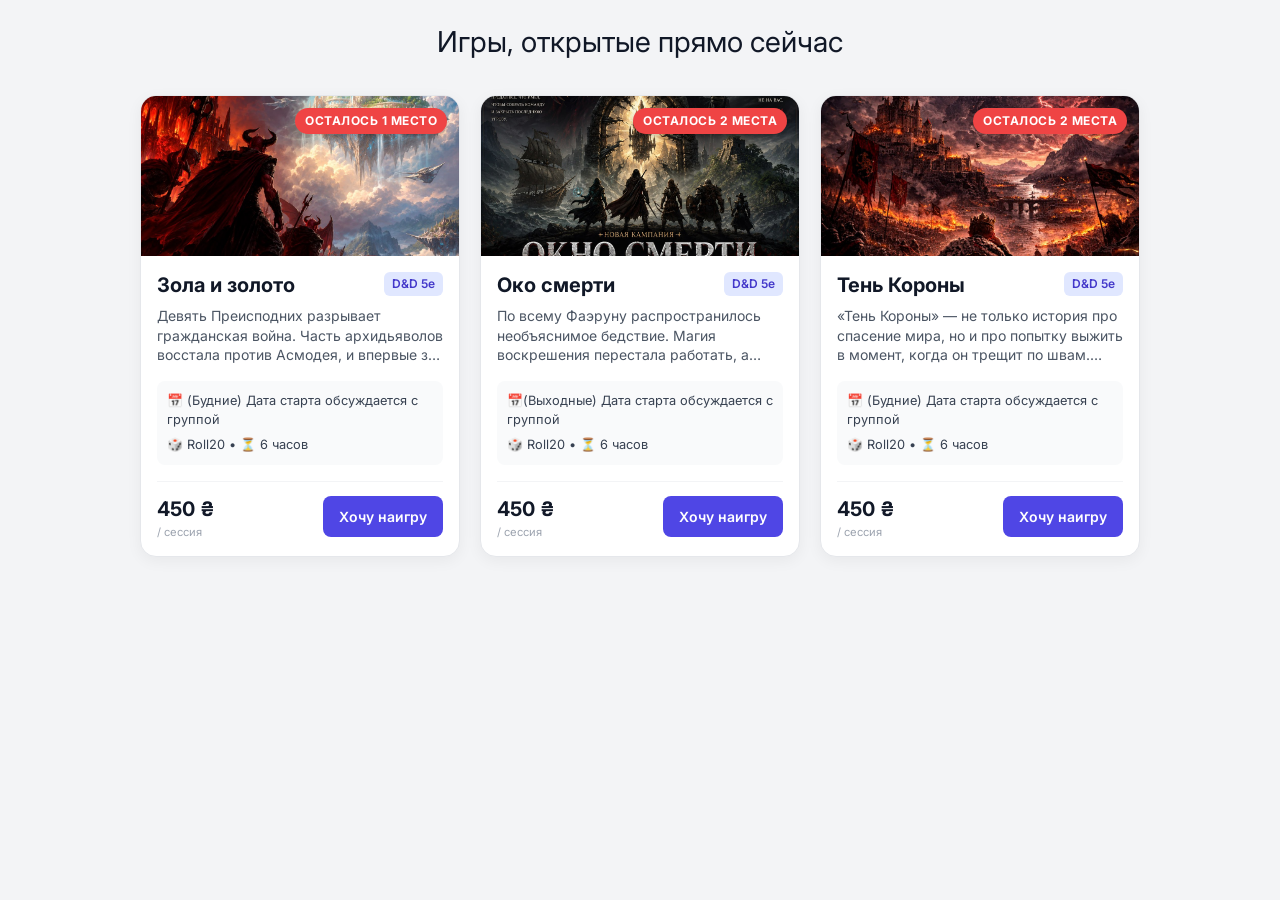
<file: index.html>
<html lang="ru">

<head>
    <meta charset="UTF-8">
    <meta name="viewport" content="width=device-width, initial-scale=1.0">
    <title>Карточки игр</title>
    <link rel="stylesheet" href="css/reset.css">
    <link rel="stylesheet" href="css/main.css">
</head>

<body>
    <header>
        <div></div>
    </header>

    <main>
        <h1 class="main-title">Игры, открытые прямо сейчас</h1>

        <div class="bulletin-board">
            <div class="game-card">

                <!-- Шапка с картинкой и бейджем -->
                <div class="game-card__image">
                    <span class="game-card__badge">Осталось 1 место</span>
                    <img src="./src/AshesAndGold.jpg" alt="Обложка игры">
                </div>

                <!-- Контентная часть -->
                <div class="game-card__content">
                    <div class="game-card__header">
                        <h2 class="game-card__name">Зола и золото</h2>
                        <span class="game-card__type">D&D 5e</span>
                    </div>

                    <p class="game-card__description">

                        Девять Преисподних разрывает гражданская война. Часть архидьяволов восстала против Асмодея, и
                        впервые за многие тысячелетия его власть оказалась под угрозой. И пока легионы сражаются в Аду,
                        война постепенно переходит на Материальный План.

                    </p>

                    <!-- Блок деталей (время, платформа, мастер) -->
                    <div class="game-card__details">
                        <div class="game-card__detail-item">
                            <span>📅 (Будние) Дата старта обсуждается с группой</span>
                        </div>
                        <div class="game-card__detail-item">
                            <span>🎲 Roll20 • ⏳ 6 часов</span>
                        </div>
                    </div>

                    <!-- Футер с ценой и кнопкой -->
                    <div class="game-card__footer">
                        <div class="game-card__price-box">
                            <span class="game-card__cost">450 ₴</span>
                            <span class="game-card__price-period">/ сессия</span>
                        </div>
                        <a href="https://t.me/timssl91"> <button type="button" class="game-card__buy">Хочу наигру</button></a>
                    </div>
                </div>

            </div>
            <div class="game-card">

                <!-- Шапка с картинкой и бейджем -->
                <div class="game-card__image">
                    <span class="game-card__badge">Осталось 2 места</span>
                    <img src="./src/TheEyeOfDeath.jpg" alt="Обложка игры">
                </div>

                <!-- Контентная часть -->
                <div class="game-card__content">
                    <div class="game-card__header">
                        <h2 class="game-card__name">Око смерти</h2>
                        <span class="game-card__type">D&D 5e</span>
                    </div>

                    <p class="game-card__description">

                        По всему Фаэруну распространилось необъяснимое бедствие. Магия воскрешения перестала работать, а
                        души умерших исчезают без следа. Пока королевства охвачены паникой, большинство видит лишь
                        надвигающуюся катастрофу. Но для знаменитого коллекционера приключений Элдрика Вандериса это —
                        шанс, который выпадает лишь раз за всю историю

                    </p>

                    <!-- Блок деталей (время, платформа, мастер) -->
                    <div class="game-card__details">
                        <div class="game-card__detail-item">
                            <span>📅(Выходные) Дата старта обсуждается с группой</span>
                        </div>
                        <div class="game-card__detail-item">
                            <span>🎲 Roll20 • ⏳ 6 часов</span>
                        </div>
                    </div>

                    <!-- Футер с ценой и кнопкой -->
                    <div class="game-card__footer">
                        <div class="game-card__price-box">
                            <span class="game-card__cost">450 ₴</span>
                            <span class="game-card__price-period">/ сессия</span>
                        </div>
                        <a href="https://t.me/ethanjanibcain"> <button type="button" class="game-card__buy">Хочу наигру</button></a>
                    </div>
                </div>

            </div>
            <div class="game-card">

                <!-- Шапка с картинкой и бейджем -->
                <div class="game-card__image">
                    <span class="game-card__badge">Осталось 2 места</span>
                    <img src="./src/TheShadowOfTheCrown.jpg" alt="Обложка игры">
                </div>

                <!-- Контентная часть -->
                <div class="game-card__content">
                    <div class="game-card__header">
                        <h2 class="game-card__name">Тень Короны</h2>
                        <span class="game-card__type">D&D 5e</span>
                    </div>

                    <p class="game-card__description">

                        «Тень Короны» — не только история про спасение мира, но и про попытку выжить в момент, когда он
                        трещит по швам.
                        После смерти короля и убийства регента во время осады столицы Кормир остался без власти. Юный
                        принц Азун Обарскир жив, но вместо трона — чужая крепость, вместо королевского двора — горстка
                        лоялистов и один советник, который понимает, что всё уже катится в тартарары.
                        Лорды делят страну.
                        Дороги становятся опаснее, чем поле боя.
                        Клятвы больше ничего не значат, если за них не платят.

                        И где-то среди этого хаоса именно вам придётся решать, кому верить, за кого сражаться и сколько
                        вы готовы за это заплатить.

                    </p>

                    <!-- Блок деталей (время, платформа, мастер) -->
                    <div class="game-card__details">
                        <div class="game-card__detail-item">
                            <span>📅 (Будние) Дата старта обсуждается с группой</span>
                        </div>
                        <div class="game-card__detail-item">
                            <span>🎲 Roll20 • ⏳ 6 часов</span>
                        </div>
                    </div>

                    <!-- Футер с ценой и кнопкой -->
                    <div class="game-card__footer">
                        <div class="game-card__price-box">
                            <span class="game-card__cost">450 ₴</span>
                            <span class="game-card__price-period">/ сессия</span>
                        </div>
                        <a href="https://t.me/timssl91"> <button type="button" class="game-card__buy">Хочу наигру</button></a>
                    </div>
                </div>

            </div>
        </div>
    </main>

    <footer></footer>
</body>

</html>
</file>
<file: css/main.css>
@import url('https://fonts.googleapis.com/css2?family=Inter:wght@400;500;600;700&display=swap');

body {
    background-color: #f3f4f6;
    font-family: 'Inter', system-ui, -apple-system, sans-serif;
    color: #1f2937;
    margin: 0;
    padding: 20px;
}

.main-title {
    text-align: center;
    font-size: 1.8rem;
    margin-bottom: 2rem;
    color: #111827;
}

/* Сетка/Доска карточек */
.bulletin-board {
    display: flex;
    justify-content: center;
    align-items: center;
    flex-wrap: wrap;
    gap: 20px;
}

/* Карточка */
.game-card {
    display: flex;
    flex-direction: column;
    width: 320px;
    background-color: #ffffff;
    border-radius: 16px;
    overflow: hidden;
    box-shadow: 0 4px 15px rgba(0, 0, 0, 0.05);
    transition: transform 0.2s ease, box-shadow 0.2s ease;
    border: 1px solid #e5e7eb;
}

.game-card:hover {
    transform: translateY(-4px);
    box-shadow: 0 12px 25px rgba(0, 0, 0, 0.1);
}

/* Изображение и бейдж */
.game-card__image {
    position: relative;
    width: 100%;
    height: 160px;
    background-color: #3b82f6;
    overflow: hidden;
}

.game-card__image img {
    width: 100%;
    height: 100%;
    object-fit: cover;
}

.game-card__badge {
    position: absolute;
    top: 12px;
    right: 12px;
    background-color: #ef4444;
    color: #ffffff;
    font-size: 0.75rem;
    font-weight: 700;
    padding: 4px 10px;
    border-radius: 20px;
    text-transform: uppercase;
    letter-spacing: 0.5px;
    box-shadow: 0 2px 5px rgba(0,0,0,0.2);
}

/* Контент карточки */
.game-card__content {
    padding: 16px;
    display: flex;
    flex-direction: column;
    flex-grow: 1;
    justify-content: space-between;
}

.game-card__header {
    display: flex;
    justify-content: space-between;
    align-items: flex-start;
    gap: 8px;
    margin-bottom: 8px;
}

.game-card__name {
    font-size: 1.25rem;
    font-weight: 700;
    margin: 0;
    color: #111827;
    line-height: 1.3;
}

.game-card__type {
    background-color: #e0e7ff;
    color: #4338ca;
    font-size: 0.75rem;
    font-weight: 600;
    padding: 3px 8px;
    border-radius: 6px;
    white-space: nowrap;
}

.game-card__description {
    font-size: 0.875rem;
    color: #4b5563;
    line-height: 1.4;
    margin: 0 0 16px 0;
    
    /* Обрезка слишком длинного текста до 3 строк */
    display: -webkit-box;
    -webkit-line-clamp: 3;
    -webkit-box-orient: vertical;
    overflow: hidden;
}

/* Детали игры (время, площадка и т.д.) */
.game-card__details {
    display: flex;
    flex-direction: column;
    gap: 6px;
    background-color: #f9fafb;
    padding: 10px;
    border-radius: 8px;
    margin-bottom: 16px;
    font-size: 0.8rem;
    color: #374151;
}

.game-card__detail-item {
    display: flex;
    align-items: center;
}

/* Футер (Цена + Кнопка) */
.game-card__footer {
    display: flex;
    justify-content: space-between;
    align-items: center;
    border-top: 1px solid #f3f4f6;
    padding-top: 12px;
    margin-top: auto;
}

.game-card__price-box {
    display: flex;
    flex-direction: column;
}

.game-card__cost {
    font-size: 1.25rem;
    font-weight: 700;
    color: #111827;
}

.game-card__price-period {
    font-size: 0.7rem;
    color: #9ca3af;
}

.game-card__buy {
    background-color: #4f46e5;
    color: #ffffff;
    border: none;
    padding: 10px 16px;
    border-radius: 8px;
    font-size: 0.875rem;
    font-weight: 600;
    cursor: pointer;
    transition: background-color 0.2s ease;
}

.game-card__buy:hover {
    background-color: #4338ca;
}

.game-card__buy:active {
    transform: scale(0.98);
}
</file>
